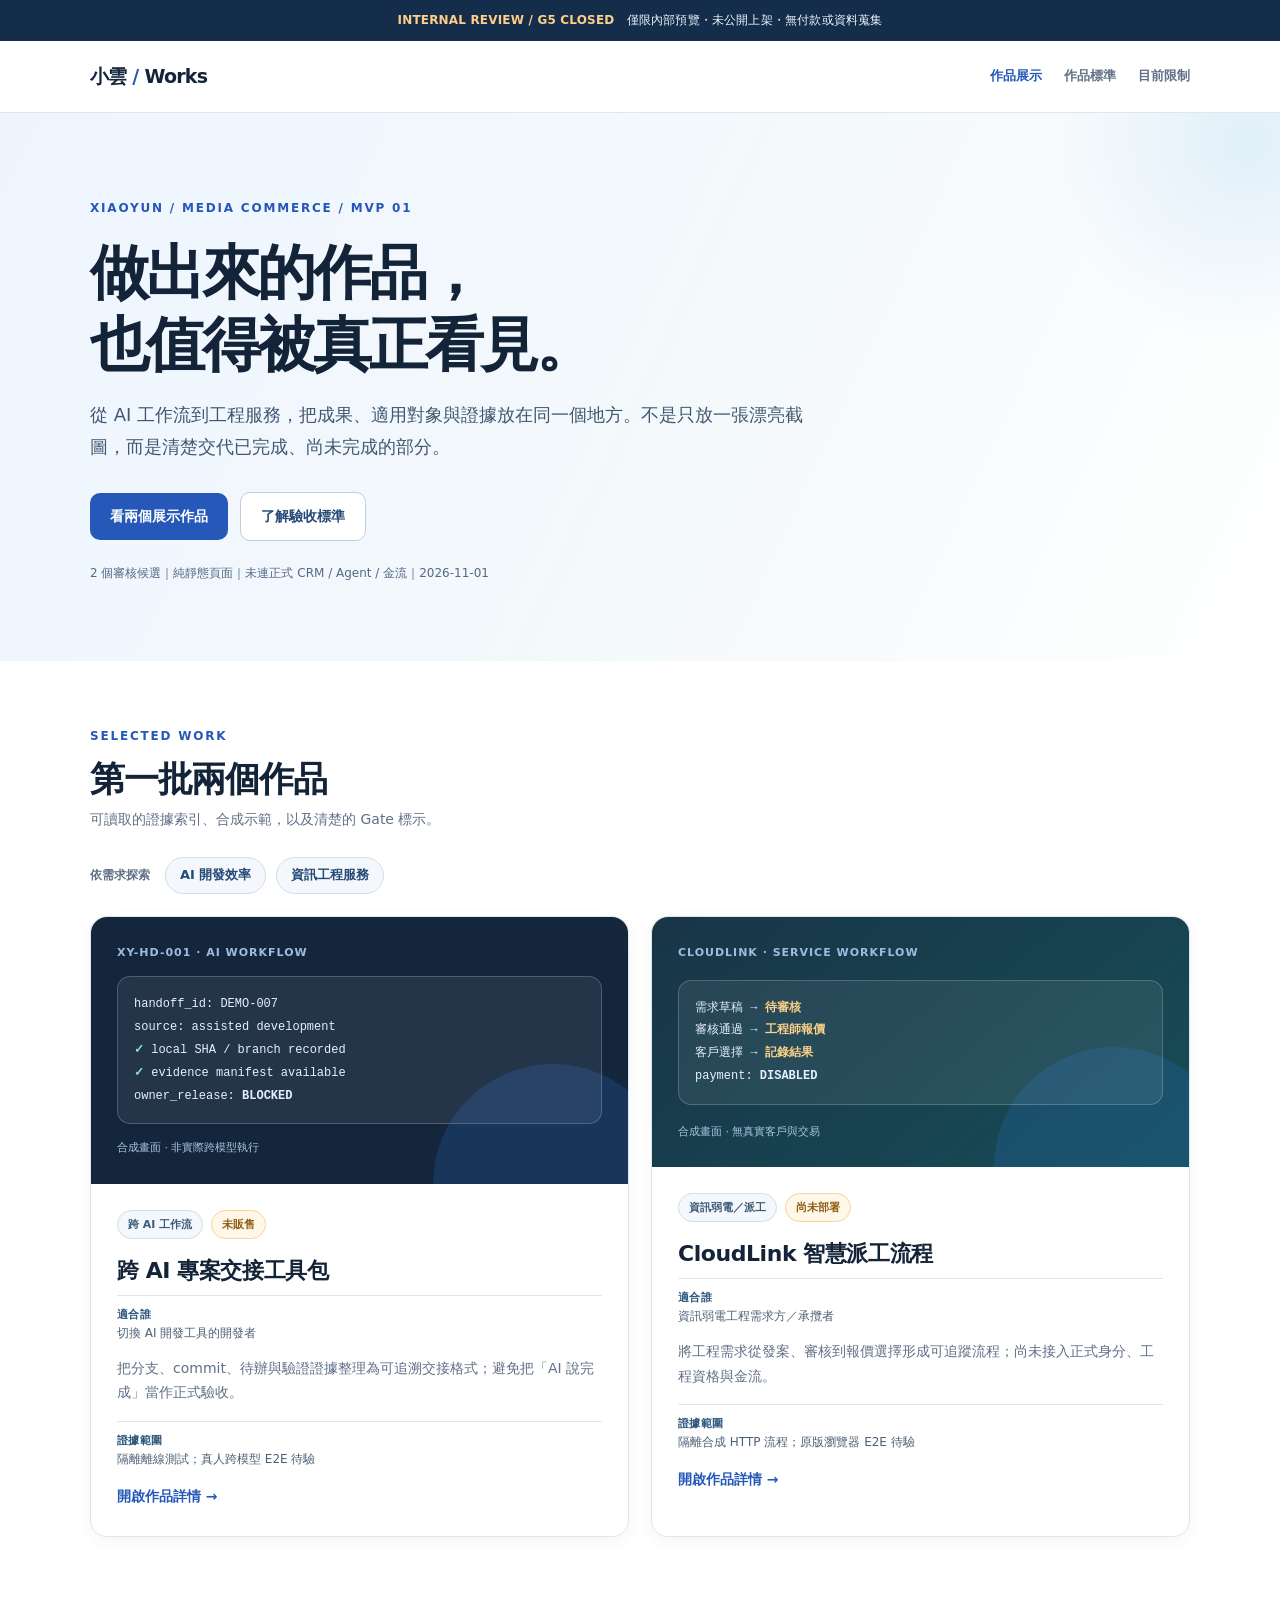
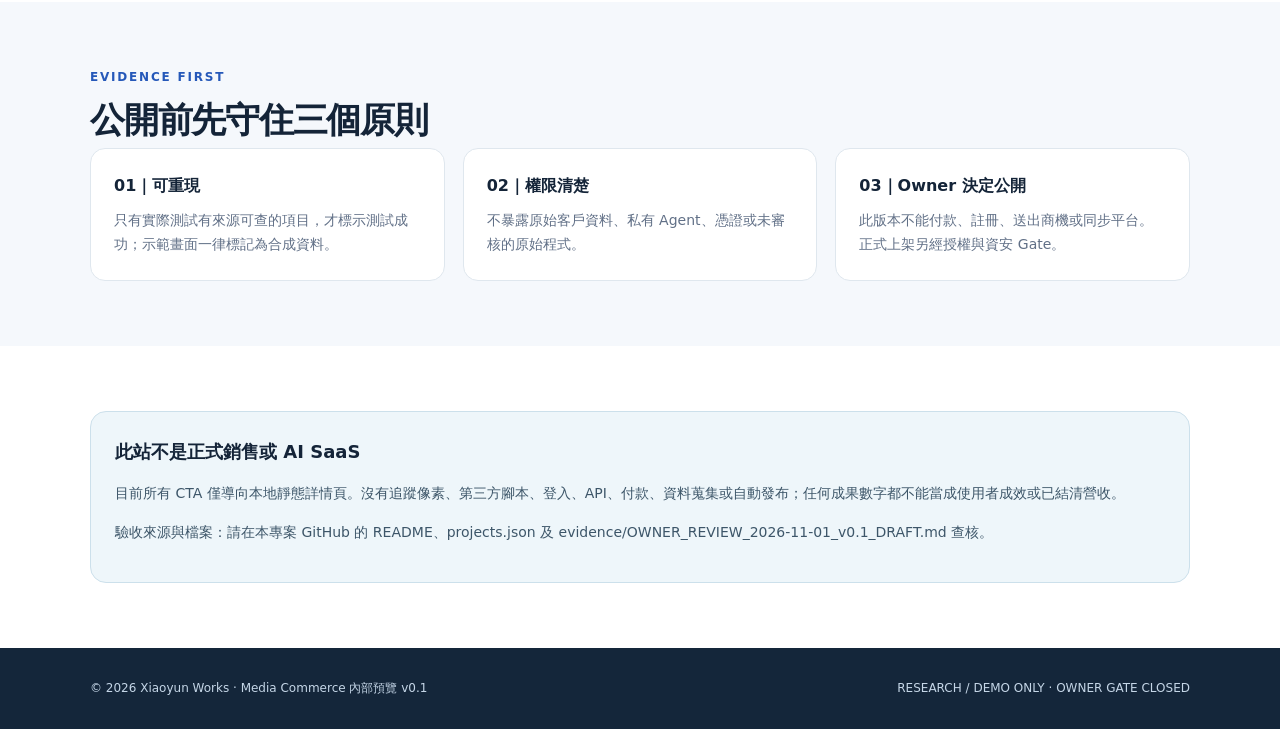
<file: pocs/media-commerce-showcase/index.html>
<!doctype html>
<html lang="zh-Hant-TW"><head>
<meta charset="utf-8"><meta name="viewport" content="width=device-width,initial-scale=1">
<meta name="robots" content="noindex,nofollow,noarchive">
<meta name="description" content="小雲 Media Commerce｜兩項以證據為基礎的 AI 工具與工程工作流展示，供 Owner 內部審核。">
<title>小雲作品展示｜Media Commerce 內部 MVP</title>
<link rel="stylesheet" href="./assets/styles.css">
</head><body>
<a href="#main" class="skip">跳至主要內容</a>
<div class="notice"><b>INTERNAL REVIEW / G5 CLOSED</b>　僅限內部預覽・未公開上架・無付款或資料蒐集</div>
<header class="header"><div class="wrap"><a class="logo" href="./index.html">小雲<span> /</span> Works</a><nav class="nav" aria-label="主導覽"><a aria-current="page" href="./index.html">作品展示</a><a href="#approach">作品標準</a><a href="#limitations">目前限制</a></nav></div></header>
<main id="main">
<section class="hero"><div class="wrap">
<div class="eyebrow">XIAOYUN / MEDIA COMMERCE / MVP 01</div>
<h1>做出來的作品，<br>也值得被真正看見。</h1>
<p class="lead">從 AI 工作流到工程服務，把成果、適用對象與證據放在同一個地方。不是只放一張漂亮截圖，而是清楚交代已完成、尚未完成的部分。</p>
<div class="actions"><a class="button" href="#projects">看兩個展示作品</a><a class="button secondary" href="#approach">了解驗收標準</a></div>
<div class="meta">2 個審核候選｜純靜態頁面｜未連正式 CRM / Agent / 金流｜2026-11-01</div>
</div></section>
<section class="section" id="projects"><div class="wrap">
<div class="section-head"><div><div class="eyebrow">SELECTED WORK</div><h2>第一批兩個作品</h2><div class="section-intro">可讀取的證據索引、合成示範，以及清楚的 Gate 標示。</div></div></div>
<nav class="topic-nav" aria-label="依需求探索作品"><span>依需求探索</span><a href="#case-ai">AI 開發效率</a><a href="#case-service">資訊工程服務</a></nav>
<div class="grid2">
<article class="card" id="case-ai"><div class="preview" aria-label="AI 交接工具合成示範畫面">
<div class="tag">XY-HD-001 · AI WORKFLOW</div><div class="screen">handoff_id: DEMO-007<br>source: assisted development<br><b>✓</b> local SHA / branch recorded<br><b>✓</b> evidence manifest available<br>owner_release: <strong>BLOCKED</strong></div><small>合成畫面 · 非實際跨模型執行</small></div>
<div class="card-body"><div class="chips"><span class="chip">跨 AI 工作流</span><span class="chip warn">未販售</span></div><h3>跨 AI 專案交接工具包</h3><div class="inline-proof"><strong>適合誰</strong>切換 AI 開發工具的開發者</div><p>把分支、commit、待辦與驗證證據整理為可追溯交接格式；避免把「AI 說完成」當作正式驗收。</p><div class="inline-proof"><strong>證據範圍</strong>隔離離線測試；真人跨模型 E2E 待驗</div><a class="card-link" href="./xy-hd-001.html">開啟作品詳情 →</a></div></article>
<article class="card" id="case-service"><div class="preview teal" aria-label="CloudLink 合成發案工作流畫面">
<div class="tag">CLOUDLINK · SERVICE WORKFLOW</div><div class="screen">需求草稿 → <b>待審核</b><br>審核通過 → <b>工程師報價</b><br>客戶選擇 → <b>記錄結果</b><br>payment: <strong>DISABLED</strong></div><small>合成畫面 · 無真實客戶與交易</small></div>
<div class="card-body"><div class="chips"><span class="chip">資訊弱電／派工</span><span class="chip warn">尚未部署</span></div><h3>CloudLink 智慧派工流程</h3><div class="inline-proof"><strong>適合誰</strong>資訊弱電工程需求方／承攬者</div><p>將工程需求從發案、審核到報價選擇形成可追蹤流程；尚未接入正式身分、工程資格與金流。</p><div class="inline-proof"><strong>證據範圍</strong>隔離合成 HTTP 流程；原版瀏覽器 E2E 待驗</div><a class="card-link" href="./cloudlink.html">開啟作品詳情 →</a></div></article>
</div></div></section>
<section class="section alt" id="approach"><div class="wrap">
<div class="eyebrow">EVIDENCE FIRST</div><h2>公開前先守住三個原則</h2>
<div class="grid3">
<div class="fact"><h3>01｜可重現</h3><p>只有實際測試有來源可查的項目，才標示測試成功；示範畫面一律標記為合成資料。</p></div>
<div class="fact"><h3>02｜權限清楚</h3><p>不暴露原始客戶資料、私有 Agent、憑證或未審核的原始程式。</p></div>
<div class="fact"><h3>03｜Owner 決定公開</h3><p>此版本不能付款、註冊、送出商機或同步平台。正式上架另經授權與資安 Gate。</p></div>
</div></div></section>
<section class="section" id="limitations"><div class="wrap"><div class="evidence"><h3>此站不是正式銷售或 AI SaaS</h3><p>目前所有 CTA 僅導向本地靜態詳情頁。沒有追蹤像素、第三方腳本、登入、API、付款、資料蒐集或自動發布；任何成果數字都不能當成使用者成效或已結清營收。</p><p class="fine">驗收來源與檔案：請在本專案 GitHub 的 README、projects.json 及 evidence/OWNER_REVIEW_2026-11-01_v0.1_DRAFT.md 查核。</p></div></div></section>
</main><footer class="footer"><div class="wrap"><span>© 2026 Xiaoyun Works · Media Commerce 內部預覽 v0.1</span><span>RESEARCH / DEMO ONLY · OWNER GATE CLOSED</span></div></footer>
</body></html>
</file>
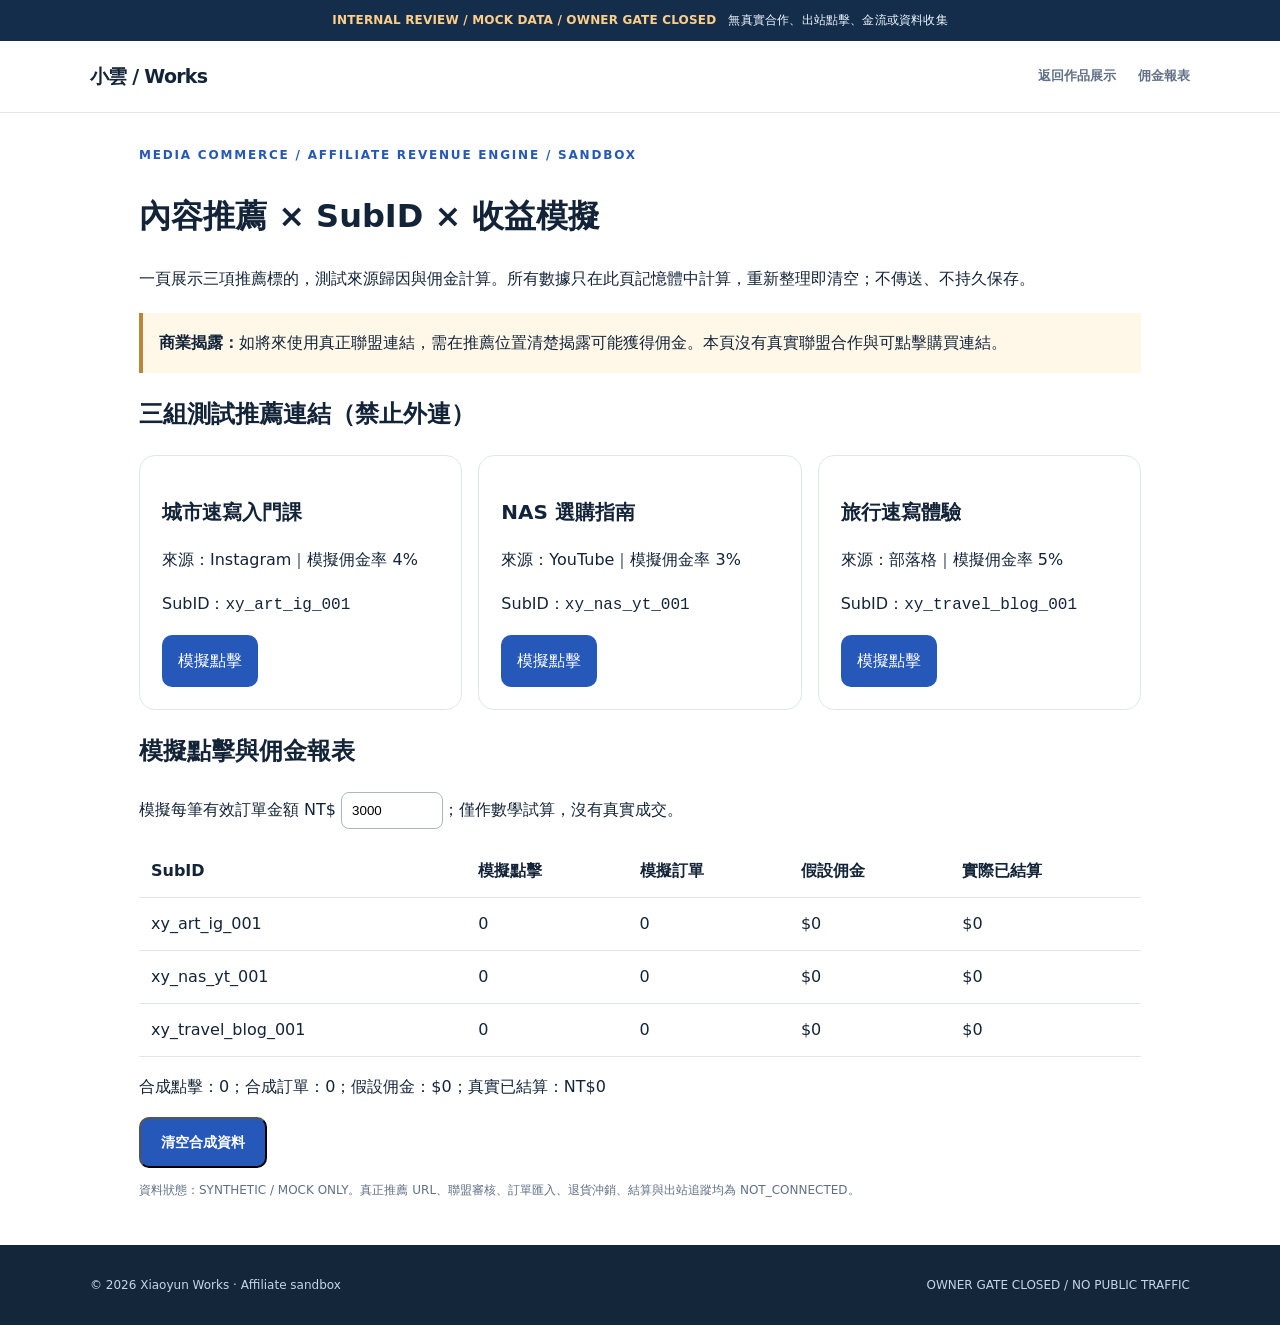
<file: pocs/media-commerce-showcase/affiliate/index.html>
<!doctype html>
<html lang="zh-Hant-TW"><head><meta charset="utf-8"><meta name="viewport" content="width=device-width,initial-scale=1"><meta name="robots" content="noindex,nofollow,noarchive">
<title>小雲 Affiliate Sandbox｜內部合成示範</title><link rel="stylesheet" href="../assets/styles.css">
<style>.aff-wrap{max-width:1050px;margin:auto;padding:32px 24px}.aff-grid{display:grid;grid-template-columns:repeat(3,minmax(0,1fr));gap:16px}.aff-card{padding:22px;border:1px solid #dfe7ee;border-radius:16px}.aff-card h2{font-size:20px}.aff-card button{border:0;border-radius:10px;background:#2558b9;color:#fff;padding:12px 16px;min-height:44px;cursor:pointer}.aff-card button:disabled{background:#728397;cursor:not-allowed}.aff-card code{overflow-wrap:anywhere}.aff-note{background:#fff8e9;border-left:4px solid #b98738;padding:16px;margin:20px 0}.aff-table{overflow:auto}table{width:100%;border-collapse:collapse;min-width:560px}th,td{padding:12px;text-align:left;border-bottom:1px solid #dfe7ee}input{padding:10px;border:1px solid #aab7c3;border-radius:8px;max-width:120px}a:focus-visible,button:focus-visible{outline:3px solid #efb457;outline-offset:3px}@media(max-width:790px){.aff-grid{grid-template-columns:1fr}}</style></head>
<body><a href="#main" class="skip">跳至主要內容</a><div class="notice"><b>INTERNAL REVIEW / MOCK DATA / OWNER GATE CLOSED</b>　無真實合作、出站點擊、金流或資料收集</div>
<header class="header"><div class="wrap"><a class="logo" href="../index.html">小雲 / Works</a><nav class="nav" aria-label="主要導覽"><a href="../index.html">返回作品展示</a><a href="#report">佣金報表</a></nav></div></header>
<main id="main" class="aff-wrap"><div class="eyebrow">MEDIA COMMERCE / AFFILIATE REVENUE ENGINE / SANDBOX</div><h1>內容推薦 × SubID × 收益模擬</h1>
<p>一頁展示三項推薦標的，測試來源歸因與佣金計算。所有數據只在此頁記憶體中計算，重新整理即清空；不傳送、不持久保存。</p>
<div class="aff-note"><strong>商業揭露：</strong>如將來使用真正聯盟連結，需在推薦位置清楚揭露可能獲得佣金。本頁沒有真實聯盟合作與可點擊購買連結。</div>
<section aria-labelledby="offers-title"><h2 id="offers-title">三組測試推薦連結（禁止外連）</h2><div class="aff-grid">
<article class="aff-card"><h2>城市速寫入門課</h2><p>來源：Instagram｜模擬佣金率 4%</p><p>SubID：<code>xy_art_ig_001</code></p><button type="button" data-subid="xy_art_ig_001">模擬點擊</button></article>
<article class="aff-card"><h2>NAS 選購指南</h2><p>來源：YouTube｜模擬佣金率 3%</p><p>SubID：<code>xy_nas_yt_001</code></p><button type="button" data-subid="xy_nas_yt_001">模擬點擊</button></article>
<article class="aff-card"><h2>旅行速寫體驗</h2><p>來源：部落格｜模擬佣金率 5%</p><p>SubID：<code>xy_travel_blog_001</code></p><button type="button" data-subid="xy_travel_blog_001">模擬點擊</button></article>
</div></section>
<section id="report" aria-labelledby="report-title"><h2 id="report-title">模擬點擊與佣金報表</h2>
<p>模擬每筆有效訂單金額 NT$ <input id="order-value" type="number" min="0" max="1000000" step="100" value="3000" aria-label="模擬每筆訂單金額">；僅作數學試算，沒有真實成交。</p>
<div class="aff-table"><table><thead><tr><th scope="col">SubID</th><th scope="col">模擬點擊</th><th scope="col">模擬訂單</th><th scope="col">假設佣金</th><th scope="col">實際已結算</th></tr></thead><tbody id="rows"></tbody></table></div>
<p id="summary" aria-live="polite"></p><button type="button" id="reset" class="button">清空合成資料</button>
</section><p class="fine">資料狀態：SYNTHETIC / MOCK ONLY。真正推薦 URL、聯盟審核、訂單匯入、退貨沖銷、結算與出站追蹤均為 NOT_CONNECTED。</p></main>
<footer class="footer"><div class="wrap"><span>© 2026 Xiaoyun Works · Affiliate sandbox</span><span>OWNER GATE CLOSED / NO PUBLIC TRAFFIC</span></div></footer>
<script src="./sandbox.js" defer></script></body></html>
</file>
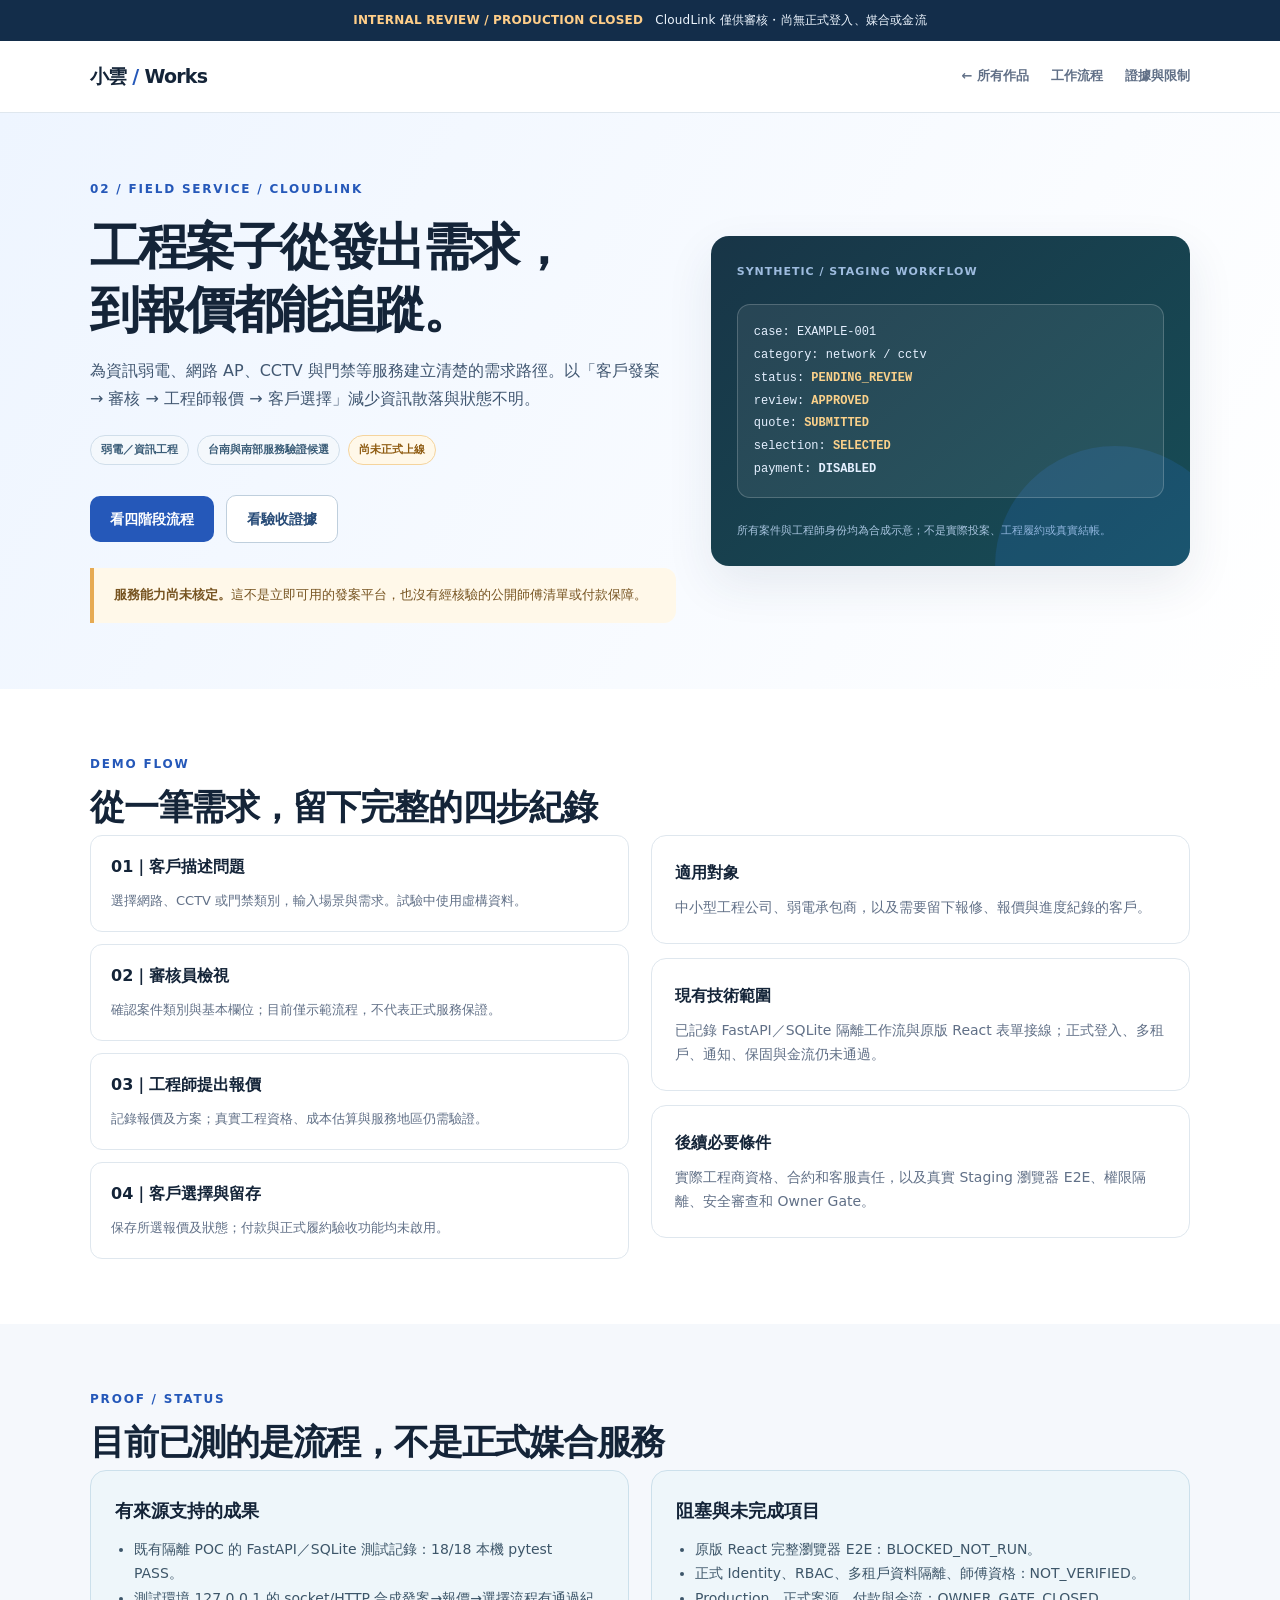
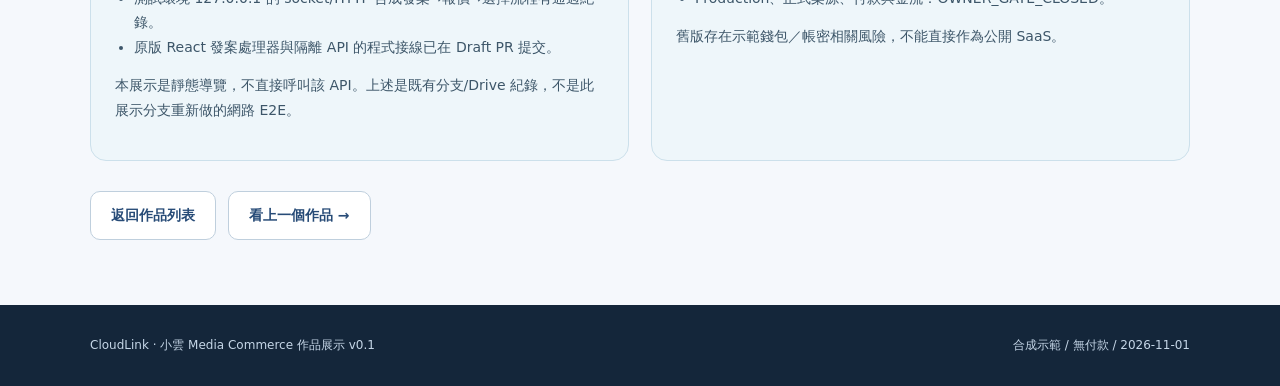
<file: pocs/media-commerce-showcase/cloudlink.html>
<!doctype html>
<html lang="zh-Hant-TW"><head><meta charset="utf-8"><meta name="viewport" content="width=device-width,initial-scale=1">
<meta name="robots" content="noindex,nofollow,noarchive">
<meta name="description" content="CloudLink 智慧派工合成流程展示：資訊弱電需求、人工審核、工程師報價與客戶選擇，內部測試。">
<title>CloudLink 智慧派工流程｜小雲作品展示</title><link rel="stylesheet" href="./assets/styles.css"></head><body>
<a class="skip" href="#main">跳至主要內容</a>
<div class="notice"><b>INTERNAL REVIEW / PRODUCTION CLOSED</b>　CloudLink 僅供審核・尚無正式登入、媒合或金流</div>
<header class="header"><div class="wrap"><a class="logo" href="./index.html">小雲<span> /</span> Works</a><nav class="nav" aria-label="主導覽"><a href="./index.html">← 所有作品</a><a href="#workflow">工作流程</a><a href="#evidence">證據與限制</a></nav></div></header>
<main id="main"><section class="detail-hero"><div class="wrap detail-grid">
<div><div class="eyebrow">02 / FIELD SERVICE / CLOUDLINK</div><h1>工程案子從發出需求，<br>到報價都能追蹤。</h1>
<p class="lead">為資訊弱電、網路 AP、CCTV 與門禁等服務建立清楚的需求路徑。以「客戶發案 → 審核 → 工程師報價 → 客戶選擇」減少資訊散落與狀態不明。</p>
<div class="chips" style="margin-top:22px"><span class="chip">弱電／資訊工程</span><span class="chip">台南與南部服務驗證候選</span><span class="chip warn">尚未正式上線</span></div>
<div class="actions"><a class="button" href="#workflow">看四階段流程</a><a class="button secondary" href="#evidence">看驗收證據</a></div>
<div class="band"><strong>服務能力尚未核定。</strong>這不是立即可用的發案平台，也沒有經核驗的公開師傅清單或付款保障。</div>
</div>
<div class="preview teal" aria-label="CloudLink 工單合成示意">
<div class="tag">SYNTHETIC / STAGING WORKFLOW</div>
<div class="screen">case: EXAMPLE-001<br>category: network / cctv<br>status: <b>PENDING_REVIEW</b><br>review: <b>APPROVED</b><br>quote: <b>SUBMITTED</b><br>selection: <b>SELECTED</b><br>payment: <strong>DISABLED</strong></div>
<small>所有案件與工程師身份均為合成示意；不是實際投案、工程履約或真實結帳。</small></div>
</div></section>
<section class="section" id="workflow"><div class="wrap"><div class="eyebrow">DEMO FLOW</div><h2>從一筆需求，留下完整的四步紀錄</h2>
<div class="grid2"><ol class="steps">
<li><strong>01｜客戶描述問題</strong><span>選擇網路、CCTV 或門禁類別，輸入場景與需求。試驗中使用虛構資料。</span></li>
<li><strong>02｜審核員檢視</strong><span>確認案件類別與基本欄位；目前僅示範流程，不代表正式服務保證。</span></li>
<li><strong>03｜工程師提出報價</strong><span>記錄報價及方案；真實工程資格、成本估算與服務地區仍需驗證。</span></li>
<li><strong>04｜客戶選擇與留存</strong><span>保存所選報價及狀態；付款與正式履約驗收功能均未啟用。</span></li>
</ol><div><div class="fact"><h3>適用對象</h3><p>中小型工程公司、弱電承包商，以及需要留下報修、報價與進度紀錄的客戶。</p></div>
<div class="fact" style="margin-top:14px"><h3>現有技術範圍</h3><p>已記錄 FastAPI／SQLite 隔離工作流與原版 React 表單接線；正式登入、多租戶、通知、保固與金流仍未通過。</p></div>
<div class="fact" style="margin-top:14px"><h3>後續必要條件</h3><p>實際工程商資格、合約和客服責任，以及真實 Staging 瀏覽器 E2E、權限隔離、安全審查和 Owner Gate。</p></div></div>
</div></div></section>
<section class="section alt" id="evidence"><div class="wrap"><div class="eyebrow">PROOF / STATUS</div><h2>目前已測的是流程，不是正式媒合服務</h2>
<div class="grid2"><div class="evidence"><h3>有來源支持的成果</h3><ul>
<li>既有隔離 POC 的 FastAPI／SQLite 測試記錄：18/18 本機 pytest PASS。</li>
<li>測試環境 127.0.0.1 的 socket/HTTP 合成發案→報價→選擇流程有通過紀錄。</li>
<li>原版 React 發案處理器與隔離 API 的程式接線已在 Draft PR 提交。</li>
</ul><p class="fine">本展示是靜態導覽，不直接呼叫該 API。上述是既有分支/Drive 紀錄，不是此展示分支重新做的網路 E2E。</p></div>
<div class="evidence"><h3>阻塞與未完成項目</h3><ul>
<li>原版 React 完整瀏覽器 E2E：BLOCKED_NOT_RUN。</li>
<li>正式 Identity、RBAC、多租戶資料隔離、師傅資格：NOT_VERIFIED。</li>
<li>Production、正式案源、付款與金流：OWNER_GATE_CLOSED。</li>
</ul><p class="fine">舊版存在示範錢包／帳密相關風險，不能直接作為公開 SaaS。</p></div>
</div>
<div class="actions"><a class="button secondary" href="./index.html">返回作品列表</a><a class="button secondary" href="./xy-hd-001.html">看上一個作品 →</a></div>
</div></section></main><footer class="footer"><div class="wrap"><span>CloudLink · 小雲 Media Commerce 作品展示 v0.1</span><span>合成示範 / 無付款 / 2026-11-01</span></div></footer></body></html>
</file>
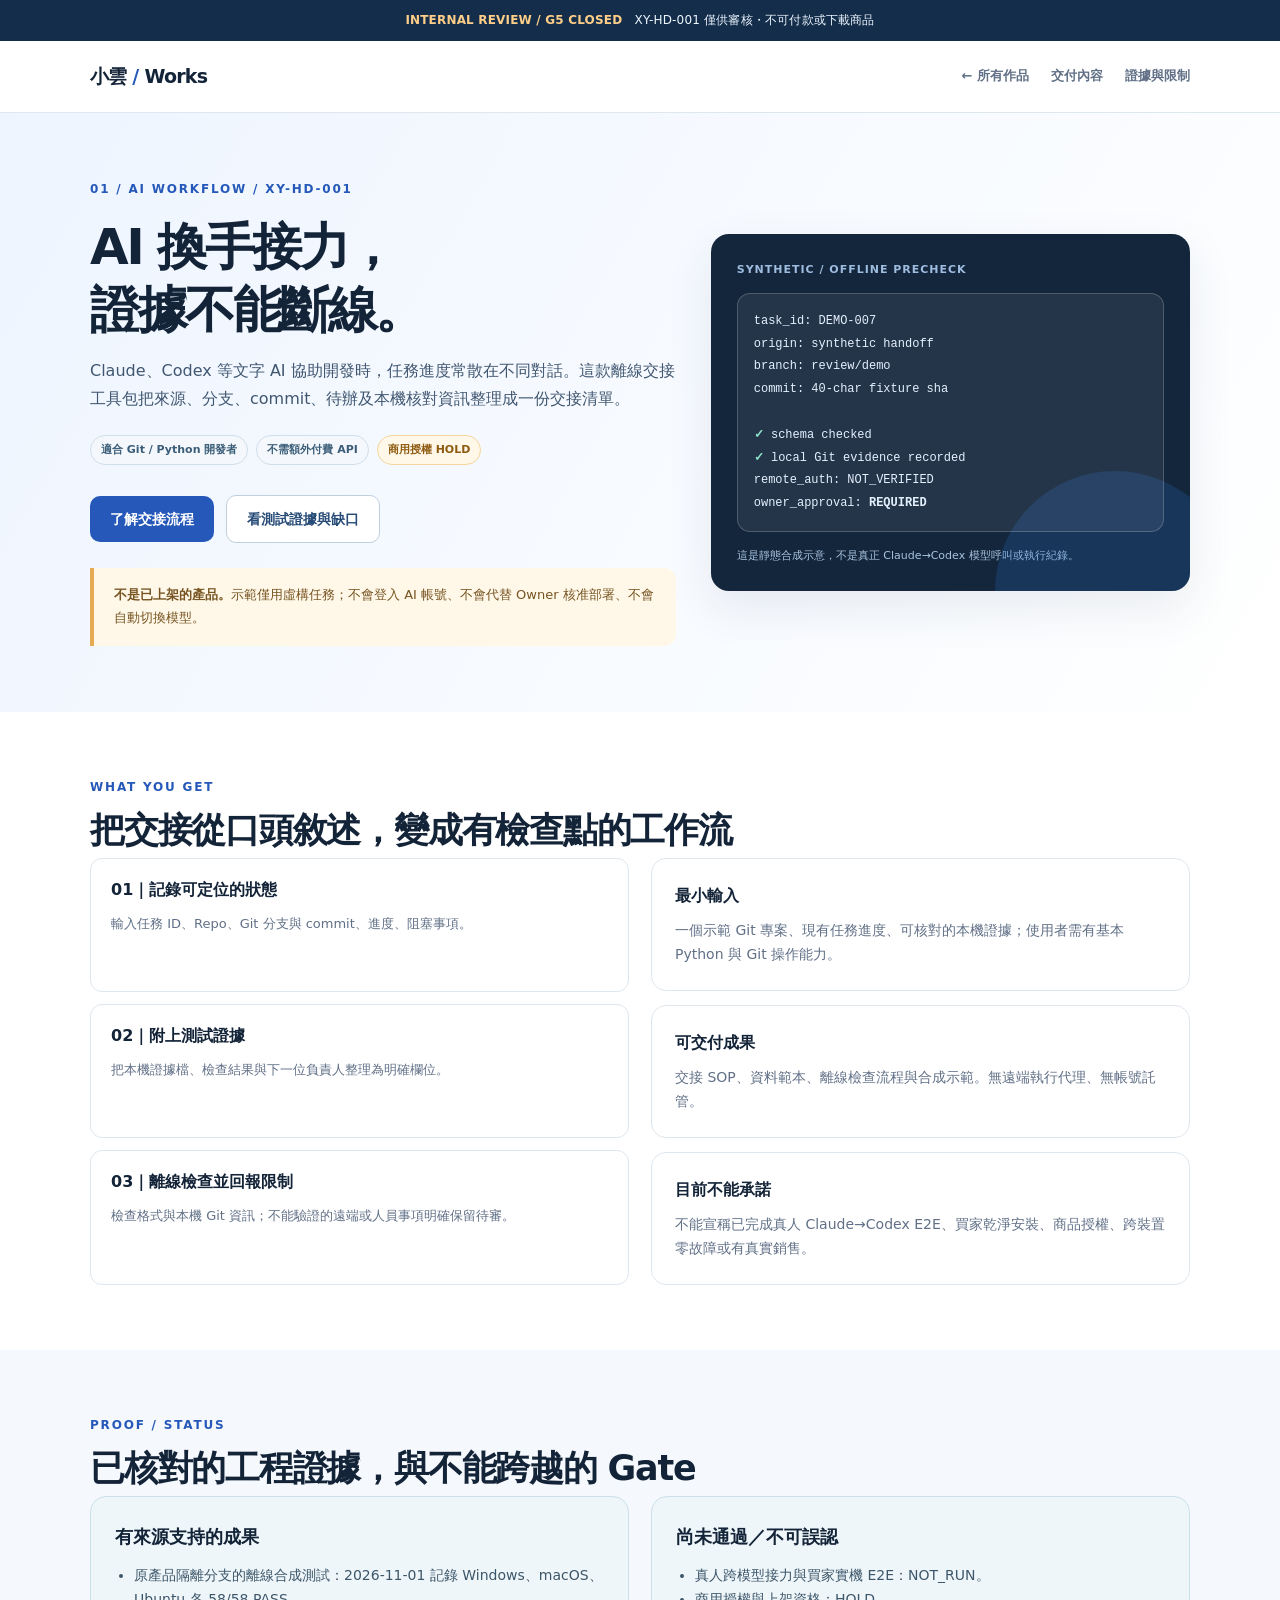
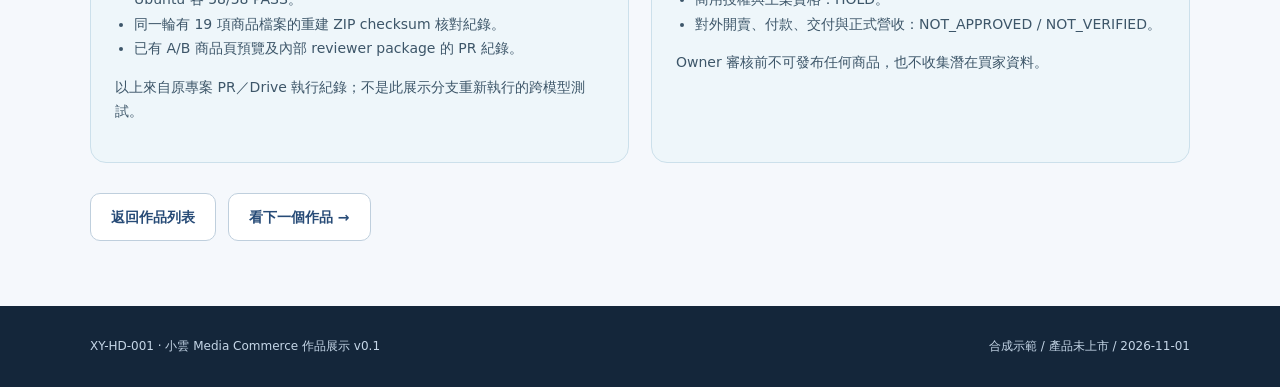
<file: pocs/media-commerce-showcase/xy-hd-001.html>
<!doctype html>
<html lang="zh-Hant-TW"><head><meta charset="utf-8"><meta name="viewport" content="width=device-width,initial-scale=1">
<meta name="robots" content="noindex,nofollow,noarchive">
<meta name="description" content="XY-HD-001 跨 AI 專案交接工具包，內部合成展示與測試證據範圍。">
<title>跨 AI 專案交接工具包｜小雲作品展示</title>
<link rel="stylesheet" href="./assets/styles.css"></head><body>
<a class="skip" href="#main">跳至主要內容</a>
<div class="notice"><b>INTERNAL REVIEW / G5 CLOSED</b>　XY-HD-001 僅供審核・不可付款或下載商品</div>
<header class="header"><div class="wrap"><a class="logo" href="./index.html">小雲<span> /</span> Works</a><nav class="nav" aria-label="主導覽"><a href="./index.html">← 所有作品</a><a href="#workflow">交付內容</a><a href="#evidence">證據與限制</a></nav></div></header>
<main id="main"><section class="detail-hero"><div class="wrap detail-grid">
<div><div class="eyebrow">01 / AI WORKFLOW / XY-HD-001</div><h1>AI 換手接力，<br>證據不能斷線。</h1>
<p class="lead">Claude、Codex 等文字 AI 協助開發時，任務進度常散在不同對話。這款離線交接工具包把來源、分支、commit、待辦及本機核對資訊整理成一份交接清單。</p>
<div class="chips" style="margin-top:22px"><span class="chip">適合 Git / Python 開發者</span><span class="chip">不需額外付費 API</span><span class="chip warn">商用授權 HOLD</span></div>
<div class="actions"><a class="button" href="#workflow">了解交接流程</a><a class="button secondary" href="#evidence">看測試證據與缺口</a></div>
<div class="band"><strong>不是已上架的產品。</strong>示範僅用虛構任務；不會登入 AI 帳號、不會代替 Owner 核准部署、不會自動切換模型。</div>
</div>
<div class="preview" aria-label="合成的 AI 任務交接驗證示意"><div class="tag">SYNTHETIC / OFFLINE PRECHECK</div>
<div class="screen">task_id: DEMO-007<br>origin: synthetic handoff<br>branch: review/demo<br>commit: 40-char fixture sha<br><br><b>✓</b> schema checked<br><b>✓</b> local Git evidence recorded<br>remote_auth: NOT_VERIFIED<br>owner_approval: <strong>REQUIRED</strong></div>
<small>這是靜態合成示意，不是真正 Claude→Codex 模型呼叫或執行紀錄。</small></div>
</div></section>
<section class="section" id="workflow"><div class="wrap"><div class="eyebrow">WHAT YOU GET</div><h2>把交接從口頭敘述，變成有檢查點的工作流</h2>
<div class="grid2">
<ol class="steps">
<li><strong>01｜記錄可定位的狀態</strong><span>輸入任務 ID、Repo、Git 分支與 commit、進度、阻塞事項。</span></li>
<li><strong>02｜附上測試證據</strong><span>把本機證據檔、檢查結果與下一位負責人整理為明確欄位。</span></li>
<li><strong>03｜離線檢查並回報限制</strong><span>檢查格式與本機 Git 資訊；不能驗證的遠端或人員事項明確保留待審。</span></li>
</ol>
<div><div class="fact"><h3>最小輸入</h3><p>一個示範 Git 專案、現有任務進度、可核對的本機證據；使用者需有基本 Python 與 Git 操作能力。</p></div>
<div class="fact" style="margin-top:14px"><h3>可交付成果</h3><p>交接 SOP、資料範本、離線檢查流程與合成示範。無遠端執行代理、無帳號託管。</p></div>
<div class="fact" style="margin-top:14px"><h3>目前不能承諾</h3><p>不能宣稱已完成真人 Claude→Codex E2E、買家乾淨安裝、商品授權、跨裝置零故障或有真實銷售。</p></div></div>
</div></div></section>
<section class="section alt" id="evidence"><div class="wrap"><div class="eyebrow">PROOF / STATUS</div><h2>已核對的工程證據，與不能跨越的 Gate</h2>
<div class="grid2">
<div class="evidence"><h3>有來源支持的成果</h3><ul>
<li>原產品隔離分支的離線合成測試：2026-11-01 記錄 Windows、macOS、Ubuntu 各 58/58 PASS。</li>
<li>同一輪有 19 項商品檔案的重建 ZIP checksum 核對紀錄。</li>
<li>已有 A/B 商品頁預覽及內部 reviewer package 的 PR 紀錄。</li>
</ul><p class="fine">以上來自原專案 PR／Drive 執行紀錄；不是此展示分支重新執行的跨模型測試。</p></div>
<div class="evidence"><h3>尚未通過／不可誤認</h3><ul>
<li>真人跨模型接力與買家實機 E2E：NOT_RUN。</li>
<li>商用授權與上架資格：HOLD。</li>
<li>對外開賣、付款、交付與正式營收：NOT_APPROVED / NOT_VERIFIED。</li>
</ul><p class="fine">Owner 審核前不可發布任何商品，也不收集潛在買家資料。</p></div>
</div>
<div class="actions"><a class="button secondary" href="./index.html">返回作品列表</a><a class="button secondary" href="./cloudlink.html">看下一個作品 →</a></div>
</div></section></main>
<footer class="footer"><div class="wrap"><span>XY-HD-001 · 小雲 Media Commerce 作品展示 v0.1</span><span>合成示範 / 產品未上市 / 2026-11-01</span></div></footer></body></html>
</file>
<file: pocs/media-commerce-showcase/assets/styles.css>
:root{--ink:#142438;--muted:#617087;--line:#dfe7ee;--bg:#f5f8fc;--blue:#2558b9;--sea:#168077;--gold:#f4b45e;--navy:#11263f;--white:#fff;--shadow:0 18px 48px rgba(28,51,84,.09)}
*{box-sizing:border-box}html{scroll-behavior:smooth}body{margin:0;color:var(--ink);background:#fff;font:16px/1.75 system-ui,-apple-system,"Noto Sans TC","Noto Sans CJK TC","Microsoft JhengHei",sans-serif}a{color:inherit}a:focus-visible{outline:3px solid var(--gold);outline-offset:4px}button{font:inherit}.wrap{width:min(1100px,calc(100% - 48px));margin-inline:auto}.notice{background:#132d4a;color:#eef6ff;text-align:center;padding:10px 16px;font-size:12px;letter-spacing:.015em}.notice b{color:#ffce89}.header{border-bottom:1px solid var(--line);background:#fff}.header .wrap{display:flex;justify-content:space-between;align-items:center;gap:18px;padding-block:19px}.logo{text-decoration:none;font-size:19px;font-weight:850;letter-spacing:-.04em}.logo span{color:var(--blue)}.nav{display:flex;gap:22px;align-items:center;flex-wrap:wrap}.nav a{text-decoration:none;font-size:13px;color:var(--muted);font-weight:650}.nav a:hover,.nav a[aria-current=page]{color:var(--blue)}.hero{position:relative;overflow:hidden;background:linear-gradient(115deg,#eef5ff 0%,#f4f9fb 56%,#fff 100%);padding:85px 0 77px}.hero:after{content:"";position:absolute;width:440px;height:440px;border-radius:50%;right:-190px;top:-190px;background:radial-gradient(circle,#92c7ee40,transparent 65%);pointer-events:none}.eyebrow{font-size:12px;letter-spacing:.15em;font-weight:850;color:var(--blue);text-transform:uppercase}.hero h1{font-size:clamp(36px,5.1vw,59px);letter-spacing:-.055em;line-height:1.22;margin:18px 0;max-width:790px}.lead{font-size:18px;color:#415771;max-width:730px;margin:0}.actions{display:flex;gap:12px;align-items:center;flex-wrap:wrap;margin-top:30px}.button{display:inline-flex;align-items:center;justify-content:center;min-height:46px;padding:11px 20px;border-radius:10px;background:var(--blue);color:white;text-decoration:none;font-size:14px;font-weight:750;transition:transform .15s}.button:hover{transform:translateY(-2px)}.button.secondary{color:#274b77;background:white;border:1px solid #bfcfdd}.meta{margin-top:22px;font-size:12px;color:#536985}.section{padding:65px 0}.section.alt{background:var(--bg)}.section-head{display:flex;justify-content:space-between;align-items:end;gap:24px;margin-bottom:26px}.section h2{font-size:clamp(26px,3.4vw,35px);line-height:1.35;letter-spacing:-.035em;margin:9px 0 4px}.section-intro{color:var(--muted);font-size:14px}.grid2{display:grid;grid-template-columns:repeat(2,minmax(0,1fr));gap:22px}.grid3{display:grid;grid-template-columns:repeat(3,minmax(0,1fr));gap:18px}.card{min-width:0;background:white;border:1px solid var(--line);border-radius:17px;overflow:hidden;box-shadow:0 4px 17px #1d3d5b0d}.card-body{padding:26px}.card h3{margin:0 0 8px;font-size:22px;letter-spacing:-.02em;line-height:1.45}.card p{margin:0 0 16px;color:var(--muted);font-size:14px}.card-link{display:inline-block;font-weight:780;color:var(--blue);text-decoration:none;font-size:14px}.card-link:hover{text-decoration:underline}.chips{display:flex;flex-wrap:wrap;gap:8px;margin-bottom:16px}.chip{border:1px solid #d0deea;border-radius:50px;padding:4px 10px;font-size:11px;font-weight:750;color:#3b5d78;background:#f4f8fc}.chip.warn{color:#8e5b11;border-color:#f5d49d;background:#fff8e9}.preview{min-height:250px;background:#14263c;padding:26px;display:flex;flex-direction:column;justify-content:space-between;gap:14px;color:#e5f0ff;position:relative;overflow:hidden}.preview:after{content:"";position:absolute;inset:auto -45px -120px auto;width:240px;height:240px;border-radius:50%;background:#2b75cf33}.preview.teal{background:linear-gradient(140deg,#183547,#174d56)}.preview .tag{font-size:11px;font-weight:800;color:#9ebcdf;letter-spacing:.09em}.preview .screen{position:relative;z-index:1;background:#ffffff12;border:1px solid #ffffff32;border-radius:13px;padding:16px;font-size:12px;font-family:ui-monospace,Consolas,monospace;line-height:1.9;overflow-wrap:anywhere}.preview .screen b{color:#8ee5c9}.preview.teal .screen b{color:#fbd18a}.preview small{font-size:11px;color:#a8c4df}.detail-hero{padding:66px 0;background:linear-gradient(120deg,#eef5ff,#fff)}.detail-grid{display:grid;grid-template-columns:minmax(0,1.1fr) minmax(0,.9fr);gap:35px;align-items:center}.detail-hero h1{font-size:clamp(34px,4.4vw,50px);line-height:1.25;letter-spacing:-.05em;margin:16px 0}.detail-hero .preview{border-radius:18px;min-height:330px;box-shadow:var(--shadow)}.detail-hero .lead{font-size:16px}.band{padding:16px 20px;background:#fff8e9;border-left:4px solid #e6aa52;border-radius:0 12px 12px 0;font-size:13px;color:#775421;margin-top:25px}.steps{list-style:none;margin:0;padding:0;display:grid;gap:12px}.steps li{border:1px solid var(--line);border-radius:12px;padding:17px 20px;background:white}.steps strong{display:block;margin-bottom:5px}.steps span{font-size:13px;color:var(--muted)}.fact{padding:23px;border:1px solid var(--line);border-radius:15px;background:#fff}.fact h3{font-size:16px;margin:0 0 8px}.fact p{font-size:14px;color:var(--muted);margin:0}.evidence{border:1px solid #cce0eb;border-radius:16px;background:#eef6fa;padding:24px}.evidence h3{margin:0 0 9px;font-size:18px}.evidence p,.evidence li{font-size:14px;color:#3d5669}.evidence ul{margin:10px 0 0;padding-left:19px}.evidence a{color:#1d5696;font-weight:700}.fine{color:var(--muted);font-size:12px}.footer{background:#14263a;color:#c5d6e7;padding:30px 0;font-size:12px}.footer .wrap{display:flex;justify-content:space-between;align-items:center;gap:18px;flex-wrap:wrap}.footer a{color:#d9eafa}.skip{position:absolute;top:-100px;left:10px;padding:10px;background:#fff;z-index:20}.skip:focus{top:10px}@media(max-width:790px){.detail-grid,.grid2,.grid3{grid-template-columns:1fr}.detail-hero{padding:44px 0}.hero{padding:57px 0}.header .wrap{flex-direction:column;align-items:flex-start}.section{padding:48px 0}.detail-hero .preview{min-height:240px}.section-head{align-items:start;flex-direction:column}.wrap{width:min(100% - 32px,1100px)}}@media(max-width:390px){.hero h1{font-size:34px}.detail-hero h1{font-size:32px}.nav{gap:12px}.actions .button{width:100%}.card-body{padding:20px}.preview{padding:19px}}@media(prefers-reduced-motion:reduce){html{scroll-behavior:auto}.button{transition:none}.button:hover{transform:none}}

/* IdeaX-inspired discovery patterns only; no scraped layout or external assets. */
.topic-nav{display:flex;gap:10px;align-items:center;flex-wrap:wrap;margin:0 0 22px}
.topic-nav span{font-size:12px;font-weight:750;color:var(--muted);margin-right:5px}
.topic-nav a{font-size:13px;text-decoration:none;font-weight:700;border:1px solid #cedfea;border-radius:999px;padding:6px 14px;background:#f4f8fc;color:#244b77}
.topic-nav a:hover,.topic-nav a:focus-visible{background:#e2edff;color:#183e7c}
.card:target{outline:3px solid #b4d1ef;outline-offset:3px}
.inline-proof{border-top:1px solid var(--line);padding:10px 0 12px;font-size:12px;color:#4e6075;line-height:1.65}
.inline-proof strong{font-size:11px;display:block;letter-spacing:.04em;color:#2b557c}
@media(max-width:390px){.topic-nav{gap:7px}.topic-nav a{padding:5px 11px}}
</file>
